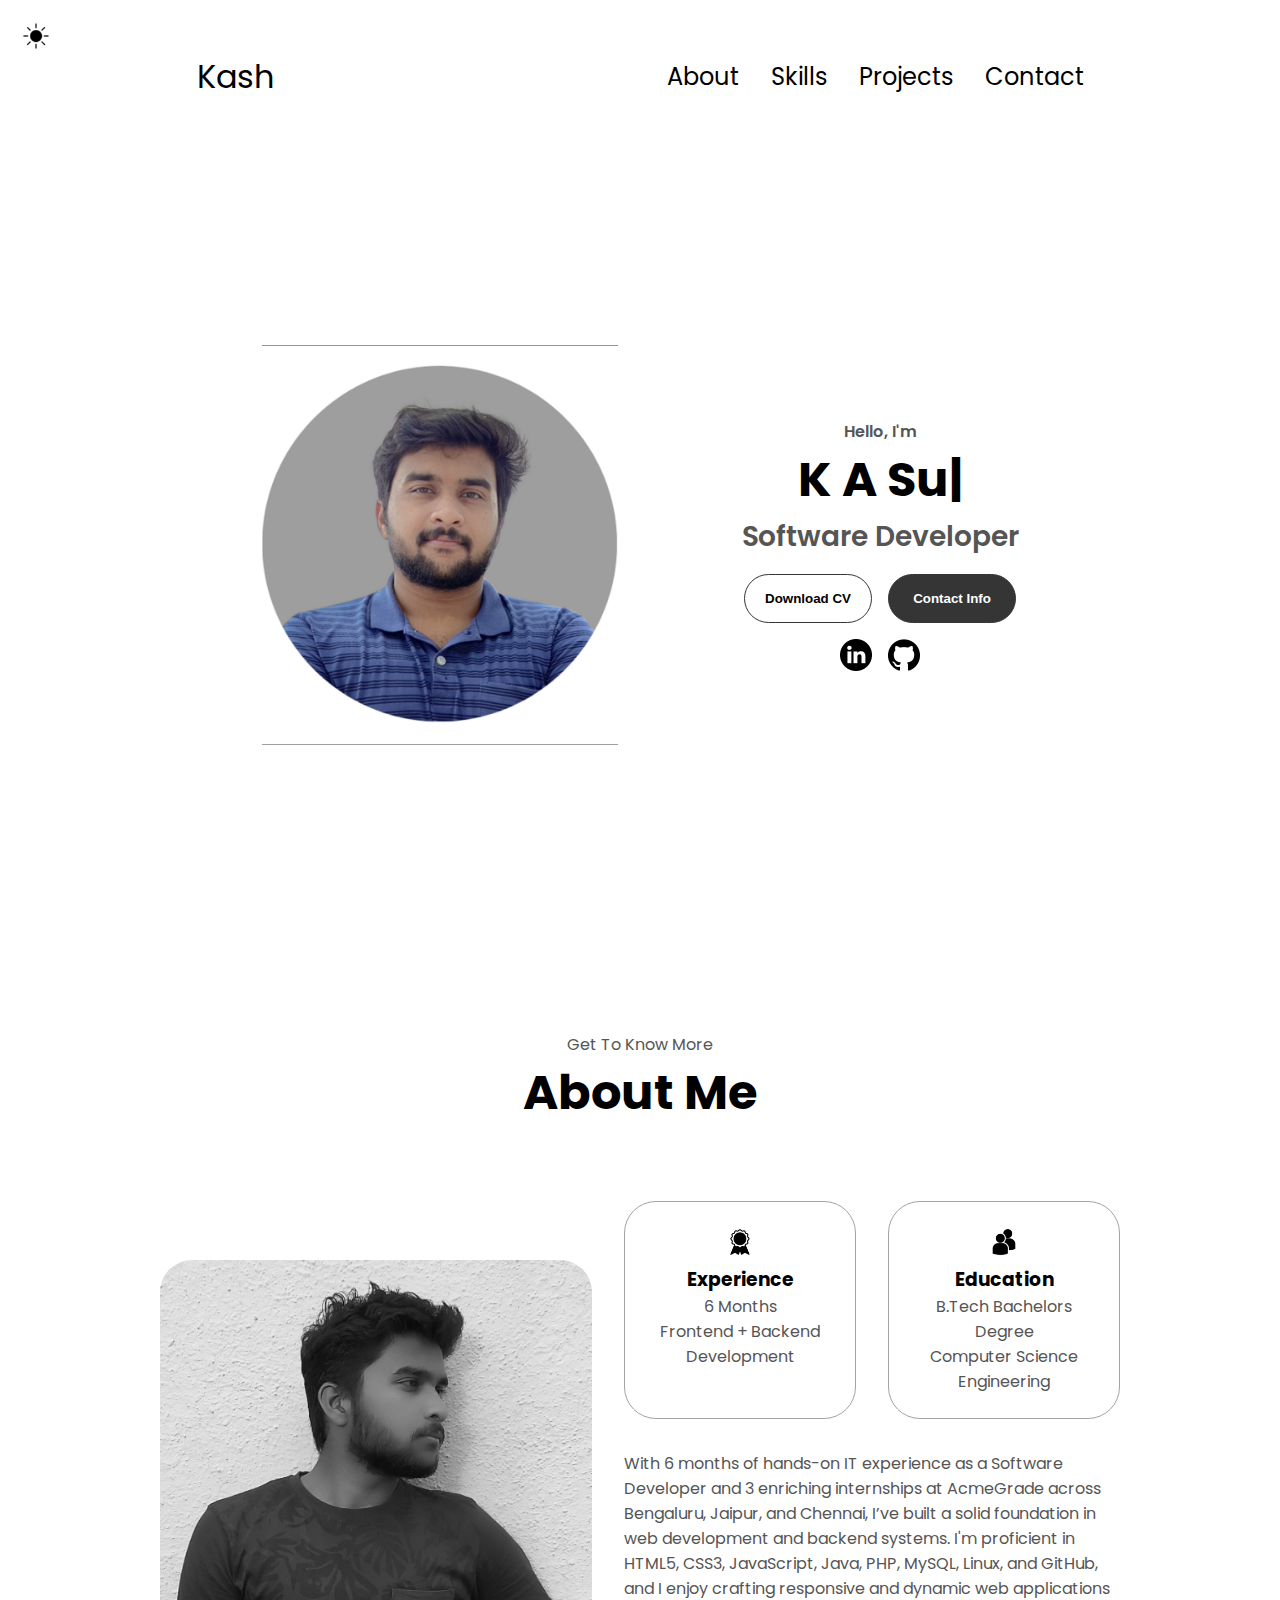
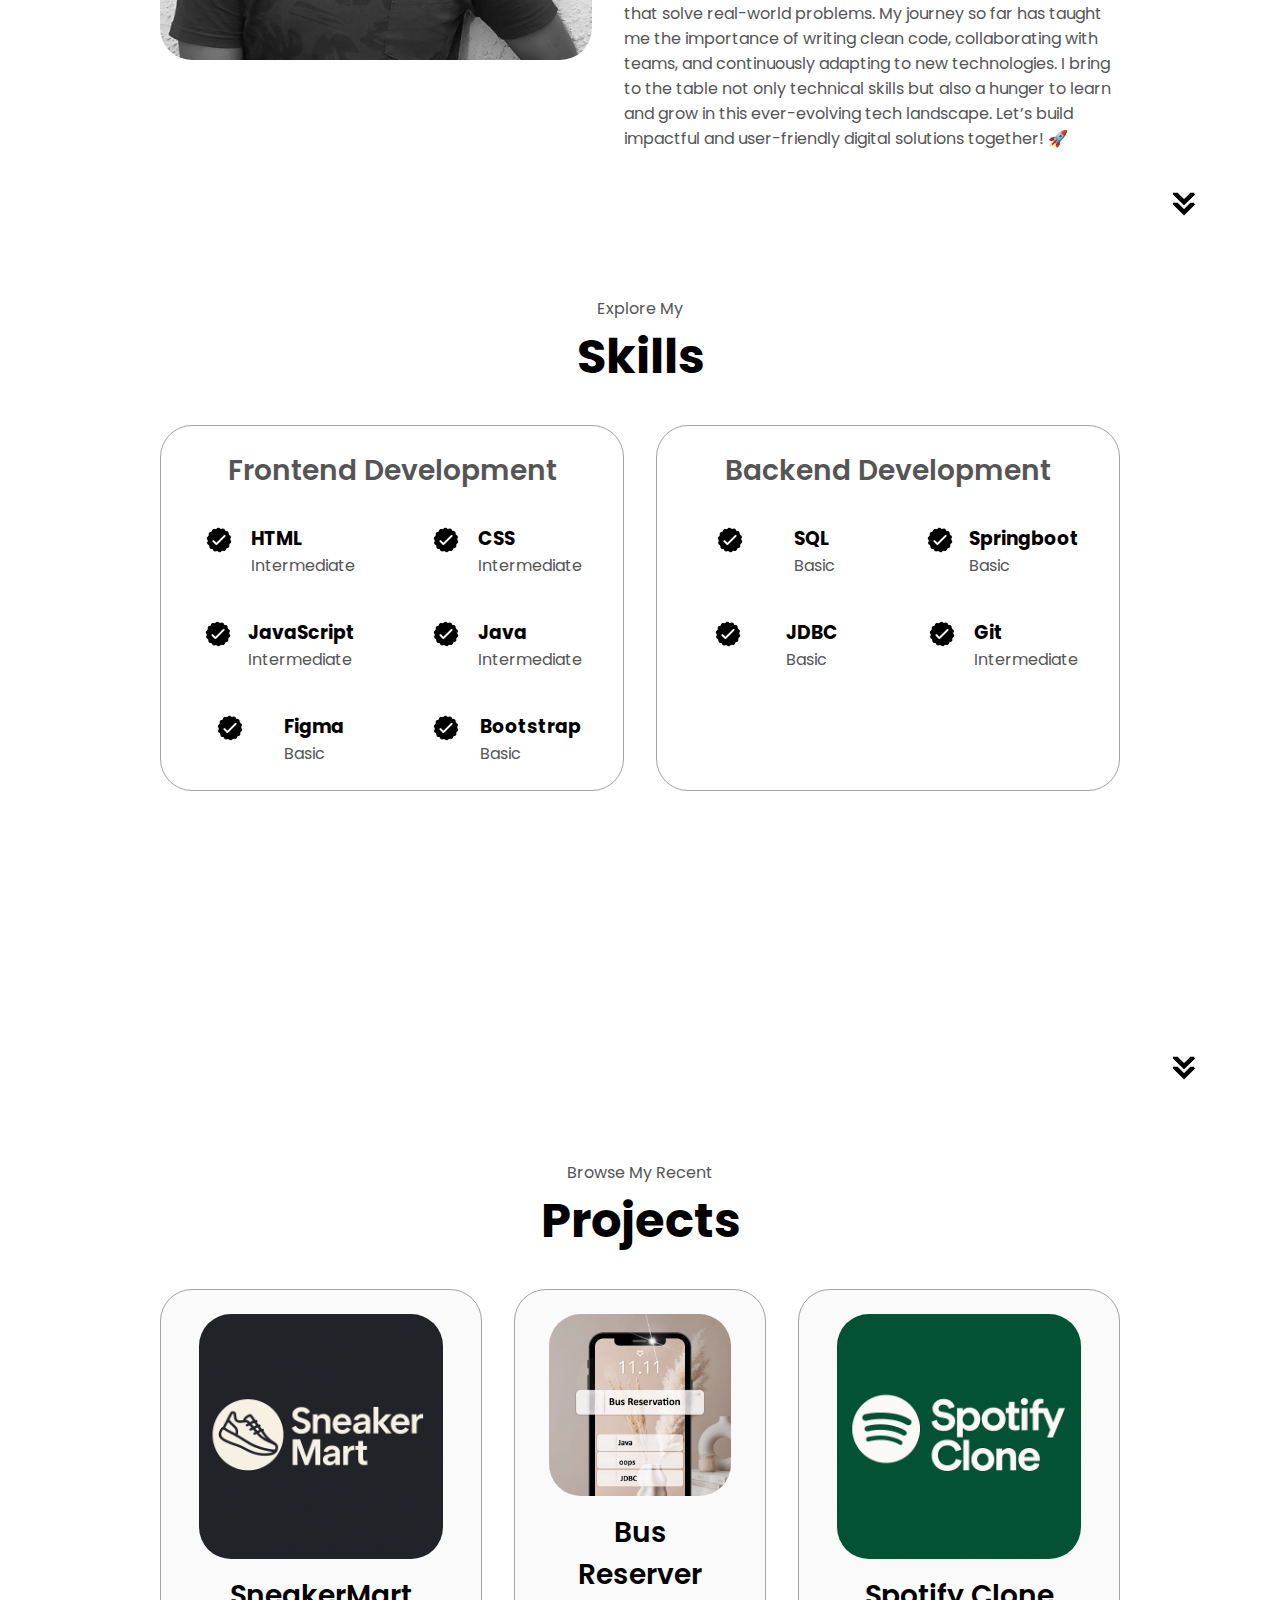
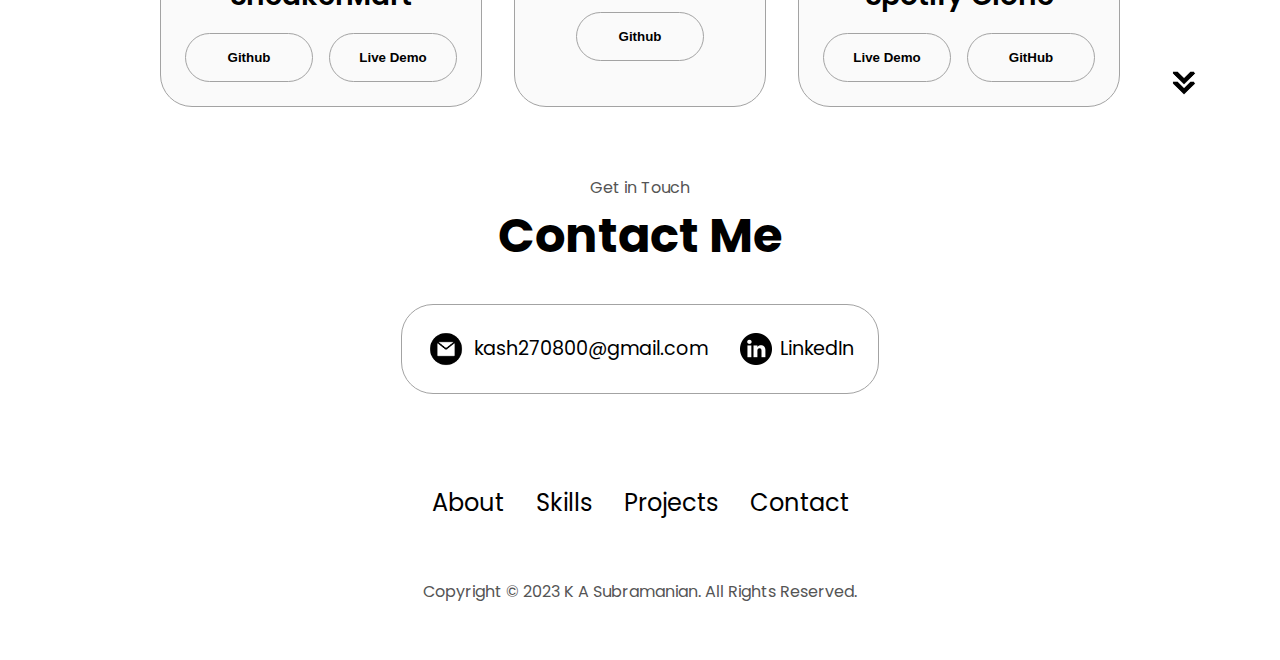
<file: index.html>
<!DOCTYPE html>
<html lang="en">
  <head>
    <meta charset="UTF-8" />
    <meta http-equiv="X-UA-Compatible" content="IE=edge" />
    <meta name="viewport" content="width=device-width, initial-scale=1.0" />
    <title>My Portfolio</title>
    <link rel="stylesheet" href="style.css" />
    <link rel="stylesheet" href="mediaqueries.css" />
  </head>
  <body>
          <!-- Night mode button  -->
    <button class="theme-btn" id="theme-toggle" aria-label="Toggle Theme">
  <img src="/assets/sun.png" id="theme-icon" alt="Toggle theme icon" />
</button>

    
      <!-- Night mode button end  -->
     
    <nav id="desktop-nav">
 
      <div class="logo">Kash</div>
      <div>
        <ul class="nav-links">
          <li><a href="#about">About</a></li>
          <li><a href="#experience">Skills</a></li>
          <li><a href="#projects">Projects</a></li>
          <li><a href="#contact">Contact</a></li>
        </ul>
      </div>
  
    </nav>
    <nav id="hamburger-nav">
      <!-- <div class="logo">Kash</div> -->
      <div class="hamburger-menu">
        <div class="hamburger-icon" onclick="toggleMenu()">
          <span></span>
          <span></span>
          <span></span>
        </div>
        <div class="menu-links">
          <li><a href="#about" onclick="toggleMenu()">About</a></li>
          <li><a href="#experience" onclick="toggleMenu()">Experience</a></li>
          <li><a href="#projects" onclick="toggleMenu()">Projects</a></li>
          <li><a href="#contact" onclick="toggleMenu()">Contact</a></li>
        </div>
      </div>
    </nav>
    <section id="profile">
      <div class="section__pic-container">
        <img id="profile-pic" src="./assets/pp3.PNG" alt="kash  profile picture" />
      </div>
      <div class="section__text">
        <p class="section__text__p1">Hello, I'm</p>
        <h1 class="title" id="typing-name"></h1>
        <p class="section__text__p2">Software Developer</p>
        <div class="btn-container">
          <button
            class="btn btn-color-2"
            onclick="window.open('./assets/KASUBRAMANIAN,B.Tech(2023).(Latest).pdf')"
          >
            Download CV
          </button>
          <button class="btn btn-color-1" onclick="location.href='./#contact'">
            Contact Info
          </button>
        </div>
        <div id="socials-container">
          <img
            src="./assets/linkedin.png"
            alt="My LinkedIn profile"
            class="icon "
            onclick="location.href='https://www.linkedin.com/in/k-a-subramanian-600124241/'"
          />
          <img
            src="./assets/github.png"
            alt="My Github profile"
            class="icon"
            onclick="location.href='https://github.com/kash1903'"
          />
        </div>
      </div>
    </section>
    <section id="about">
      <p class="section__text__p1">Get To Know More</p>
      <h1 class="title">About Me</h1>
      <div class="section-container">
        <div class="section__pic-container">
          <img
            src="./assets/Abpic1.png"
            alt="Profile picture"
            class="about-pic"
          />
        </div>
        <div class="about-details-container">
          <div class="about-containers">
            <div class="details-container">
              <img
                src="./assets/experience.png"
                alt="Experience icon"
                class="icon"
              />
              <h3>Experience</h3>
              <p>6 Months <br />Frontend + Backend Development</p>
            </div>
            <div class="details-container">
              <img
                src="./assets/education.png"
                alt="Education icon"
                class="icon"
              />
              <h3>Education</h3>
              <p>B.Tech Bachelors Degree<br />Computer Science Engineering</p>
            </div>
          </div>
          <div class="text-container">
            <p>
            With 6 months of hands-on IT experience as a Software Developer and 3 enriching internships at AcmeGrade across Bengaluru, Jaipur, and Chennai, I’ve built a solid foundation in web development and backend systems.

I'm proficient in HTML5, CSS3, JavaScript, Java, PHP, MySQL, Linux, and GitHub, and I enjoy crafting responsive and dynamic web applications that solve real-world problems.

My journey so far has taught me the importance of writing clean code, collaborating with teams, and continuously adapting to new technologies. I bring to the table not only technical skills but also a hunger to learn and grow in this ever-evolving tech landscape.

Let’s build impactful and user-friendly digital solutions together! 🚀
            </p>
          </div>
        </div>
      </div>
      <img
        src="./assets/arrow.png"
        alt="Arrow icon"
        class="icon arrow"
        onclick="location.href='./#experience'"
      />
    </section>
    <section id="experience">
      <p class="section__text__p1">Explore My</p>
      <h1 class="title">Skills</h1>
      <div class="experience-details-container">
        <div class="about-containers">
          <div class="details-container">
            <h2 class="experience-sub-title">Frontend Development</h2>
            <div class="article-container">
              <article>
                <img
                  src="./assets/checkmark.png"
                  alt="Experience icon"
                  class="icon"
                />
                <div>
                  <h3>HTML</h3>
                  <p>Intermediate</p>
                </div>
              </article>
              <article>
                <img
                  src="./assets/checkmark.png"
                  alt="Experience icon"
                  class="icon"
                />
                <div>
                  <h3>CSS</h3>
                  <p>Intermediate</p>
                </div>
              </article>
              <article>
                <img
                  src="./assets/checkmark.png"
                  alt="Experience icon"
                  class="icon"
                />
                <div>
                  <h3>JavaScript</h3>
                  <p>Intermediate</p>
                </div>
              </article>
              <article>
                <img
                  src="./assets/checkmark.png"
                  alt="Experience icon"
                  class="icon"
                />
                <div>
                  <h3>Java</h3>
                  <p>Intermediate</p>
                </div>
              </article>
              <article>
                <img
                  src="./assets/checkmark.png"
                  alt="Experience icon"
                  class="icon"
                />
                <div>
                  <h3>Figma</h3>
                  <p>Basic</p>
                </div>
              </article>
              <article>
                <img
                  src="./assets/checkmark.png"
                  alt="Experience icon"
                  class="icon"
                />
                <div>
                  <h3>Bootstrap</h3>
                  <p>Basic</p>
                </div>
              </article>
            </div>
          </div>
          <div class="details-container">
            <h2 class="experience-sub-title">Backend Development</h2>
            <div class="article-container">
              <article>
                <img
                  src="./assets/checkmark.png"
                  alt="Experience icon"
                  class="icon"
                />
                <div>
                  <h3>SQL</h3>
                  <p>Basic</p>
                </div>
              </article>
              <article>
                <img
                  src="./assets/checkmark.png"
                  alt="Experience icon"
                  class="icon"
                />
                <div>
                  <h3>Springboot</h3>
                  <p>Basic</p>
                </div>
              </article>
              <article>
                <img
                  src="./assets/checkmark.png"
                  alt="Experience icon"
                  class="icon"
                />
                <div>
                  <h3>JDBC</h3>
                  <p>Basic</p>
                </div>
              </article>
              <article>
                <img
                  src="./assets/checkmark.png"
                  alt="Experience icon"
                  class="icon"
                />
                <div>
                  <h3>Git</h3>
                  <p>Intermediate</p>
                </div>
              </article>
            </div>
          </div>
        </div>
      </div>
      <img
        src="./assets/arrow.png"
        alt="Arrow icon"
        class="icon arrow"
        onclick="location.href='./#projects'"
      />
    </section>
    <section id="projects">
      <p class="section__text__p1">Browse My Recent</p>
      <h1 class="title">Projects</h1>
      <div class="experience-details-container">
        <div class="about-containers">
          <div class="details-container color-container">
            <div class="article-container">
              <img
                src="./assets/SneakerMart(1).png"
                alt="Project 1"
                class="project-img"
              />
            </div>
            <!-- Second Project  -->
            <h2 class="experience-sub-title project-title">SneakerMart</h2>
            <div class="btn-container">
              <button
                class="btn btn-color-2 project-btn"
                onclick="location.href='https://github.com/kash1903/Ecommerce-Website'"
              >
                Github
              </button>
              <button
                class="btn btn-color-2 project-btn"
                onclick="location.href='https://playful-kashata-ec8dc7.netlify.app/'"
              >
                Live Demo
              </button>
            </div>
          </div>
          <div class="details-container color-container">
            <div class="article-container">
              <img
                src="./assets/PRO 2.png"
                alt="Project 2"
                class="project-img"
              />
            </div>
            <h2 class="experience-sub-title project-title">Bus Reserver</h2>
            <div class="btn-container">
              <button
                class="btn btn-color-2 project-btn"
                onclick="location.href='https://github.com/kash1903/BusReservation-'"
              >
                Github
              </button>
              <!-- <button
                class="btn btn-color-2 project-btn"
                onclick="location.href='https://github.com/'"
              >
                Live Demo
              </button> -->
            </div>
          </div>
          <div class="details-container color-container">
            <div class="article-container">
              <img
                src="./assets/Spotify_Clone.png"
                alt="Project 3"
                class="project-img"
              />
            </div>
            <h2 class="experience-sub-title project-title">Spotify Clone</h2>
            <div class="btn-container">
              <button
                class="btn btn-color-2 project-btn"
                onclick="location.href='https://kash1903.github.io/Spotify_Clone/'"
              >
               Live Demo
              </button>
              <button
                class="btn btn-color-2 project-btn"
                onclick="location.href='https://github.com/kash1903/Spotify_Clone'"
              >
                GitHub
              </button>
            </div>
            <!-- 4th project start -->
      
            <!-- 4th project end  -->
          </div>
        </div>
      </div>
      <img
        src="./assets/arrow.png"
        alt="Arrow icon"
        class="icon arrow"
        onclick="location.href='./#contact'"
      />
    </section>
    <section id="contact">
      <p class="section__text__p1">Get in Touch</p>
      <h1 class="title">Contact Me</h1>
      <div class="contact-info-upper-container">
        <div class="contact-info-container">
          <img
            src="./assets/email.png"
            alt="Email icon"
            class="icon contact-icon email-icon"
          />
          <p><a href="https://mail.google.com/mail/u/0/#inbox?compose=new">kash270800@gmail.com</a></p>
        </div>
        <div class="contact-info-container">
          <img
            src="./assets/linkedin.png"
            alt="LinkedIn icon"
            class="icon contact-icon"
          />
          <p><a href="https://www.linkedin.com/in/k-a-subramanian-600124241/">LinkedIn</a></p>
        </div>
      </div>
    </section>
    <footer>
      <nav>
        <div class="nav-links-container">
          <ul class="nav-links">
            <li><a href="#about">About</a></li>
            <li><a href="#experience">Skills</a></li>
            <li><a href="#projects">Projects</a></li>
            <li><a href="#contact">Contact</a></li>
          </ul>
        </div>
      </nav>
      <p>Copyright &#169; 2023 K A Subramanian. All Rights Reserved.</p>
    </footer>
    <script src="script.js"></script>
  </body>
</html>
</file>
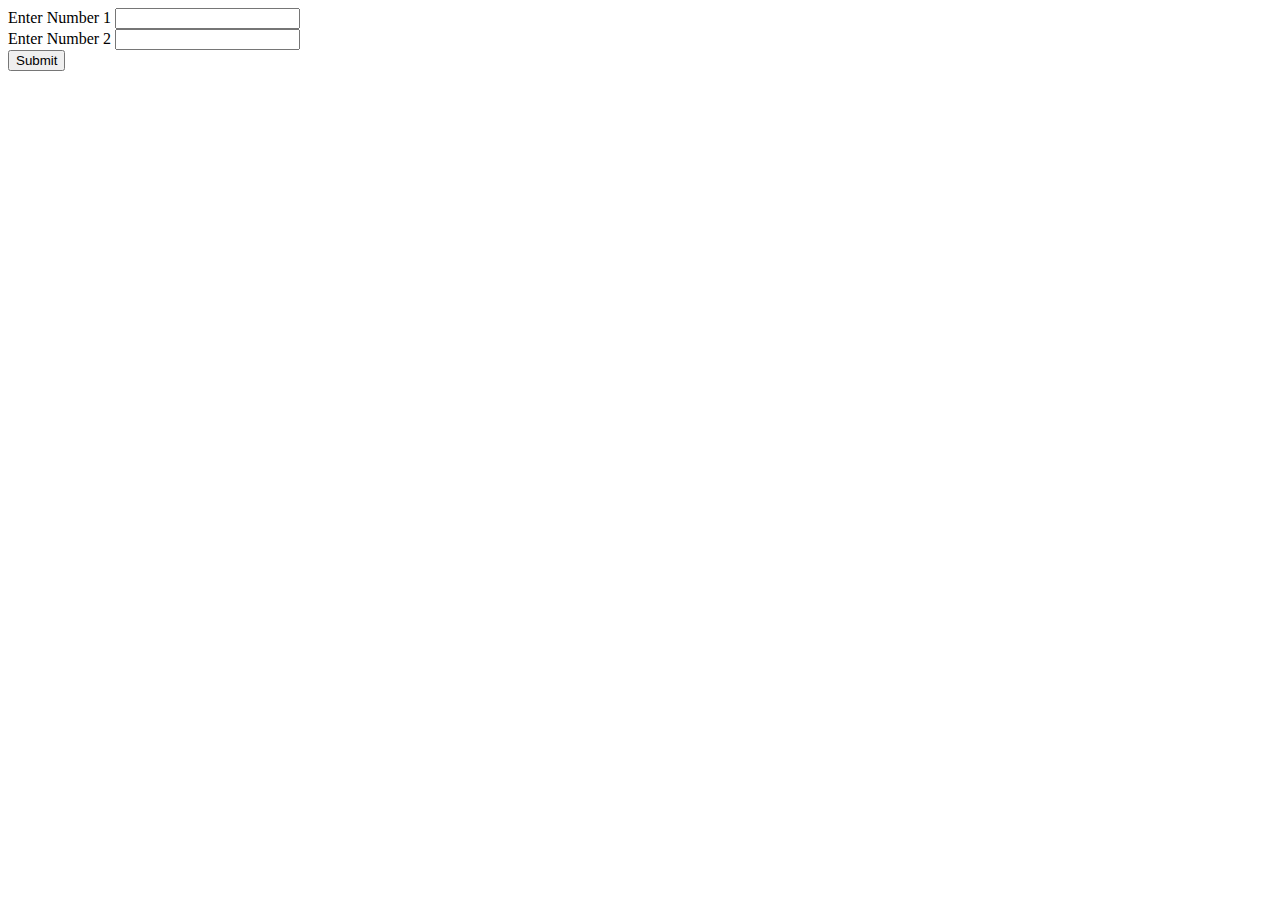
<file: demo/index.html>
<!DOCTYPE html>
<html lang="en">
<head>
    <meta charset="UTF-8">
    
    <title>Document</title>
</head>
<body>
    <form action="">
 Enter Number 1   <input type="text" name="num1"> <br>
 Enter Number 2   <input type="text" name="num2"> <br>
 <input type="submit">
</form>
</body>
</html>
</file>
<file: style.css>
/* GENERAL */

@import url("https://fonts.googleapis.com/css2?family=Poppins:wght@300;400;500;600&display=swap");

* {
  margin: 0;
  padding: 0;
}

body {
  font-family: "Poppins", sans-serif;
}

html {
  scroll-behavior: smooth;
}

p {
  color: rgb(85, 85, 85);
}

/* TRANSITION */

a,
.btn {
  transition: all 300ms ease;
}

/* DESKTOP NAV */

nav,
.nav-links {
  display: flex;
}

nav {
  justify-content: space-around;
  align-items: center;
  height: 17vh;
}

.nav-links {
  gap: 2rem;
  list-style: none;
  font-size: 1.5rem;
}

a {
  color: black;
  text-decoration: none;
  text-decoration-color: white;
}

a:hover {
  color: grey;
  text-decoration: underline;
  text-underline-offset: 1rem;
  text-decoration-color: rgb(181, 181, 181);
}

.logo {
  font-size: 2rem;
} 

.logo:hover {
  cursor: default;
}

/* HAMBURGER MENU */
/* 
#hamburger-nav {
  display: none;

 
} */

#hamburger-nav {
  display: none;
  justify-content: flex-end;  /* Moves hamburger icon to right */
  align-items: center;
  padding: 1rem 2rem;
}




.hamburger-menu {
  position: relative;
  display: inline-block;
  
}

.hamburger-icon {
  display: flex;
  flex-direction: column;
  justify-content: space-between;
  height: 24px;
  width: 30px;
  cursor: pointer;
}

.hamburger-icon span {
  width: 100%;
  height: 2px;
  background-color: black;
  transition: all 0.3 ease-in-out;
}

.menu-links {
  position: absolute;
  top: 100%;
  right: 0;
  background-color: white;
  width: fit-content;
  max-height: 0;
  overflow: hidden;
  transition: all 0.3 ease-in-out;
}

.menu-links a {
  display: block;
  padding: 10px;
  text-align: center;
  font-size: 1.5rem;
  color: black;
  text-decoration: none;
  transition: all 0.3 ease-in-out;
}

.menu-links li {
  list-style: none;
}

.menu-links.open {
  max-height: 300px;
}

.hamburger-icon.open span:first-child {
  transform: rotate(45deg) translate(10px, 5px);
}

.hamburger-icon.open span:nth-child(2) {
  opacity: 0;
}

.hamburger-icon.open span:last-child {
  transform: rotate(-45deg) translate(10px, -5px);
}

.hamburger-icon span:first-child {
  transform: none;
}

.hamburger-icon span:first-child {
  opacity: 1;
}

.hamburger-icon span:first-child {
  transform: none;
}

/* SECTIONS */

section {
  padding-top: 4vh;
  height: 96vh;
  margin: 0 10rem;
  box-sizing: border-box;
  min-height: fit-content;
}

.section-container {
  display: flex;
}

/* PROFILE SECTION */

#profile {
  display: flex;
  justify-content: center;
  gap: 5rem;
  height: 80vh;
}

.section__pic-container {
  display: flex;
  height: 400px;
  width: 400px;
  margin: auto 0;
}

.section__text {
  align-self: center;
  text-align: center;
}

.section__text p {
  font-weight: 600;
}

.section__text__p1 {
  text-align: center;
}

.section__text__p2 {
  font-size: 1.75rem;
  margin-bottom: 1rem;
}

.title {
  font-size: 3rem;
  text-align: center;
}

#socials-container {
  display: flex;
  justify-content: center;
  margin-top: 1rem;
  gap: 1rem;
}

/* ICONS */

.icon {
  filter: invert(0);
  cursor: pointer;
  height: 2rem;
}
.dark-mode .icon {
  filter: invert(1);
}

/* BUTTONS */

.btn-container {
  display: flex;
  justify-content: center;
  gap: 1rem;
}

.btn {
  font-weight: 600;
  transition: all 300ms ease;
  padding: 1rem;
  width: 8rem;
  border-radius: 2rem;
}

.btn-color-1,
.btn-color-2 {
  border: rgb(53, 53, 53) 0.1rem solid;
}

.btn-color-1:hover,
.btn-color-2:hover {
  cursor: pointer;
}

.btn-color-1,
.btn-color-2:hover {
  background: rgb(53, 53, 53);
  color: white;
}

.btn-color-1:hover {
  background: rgb(0, 0, 0);
}

.btn-color-2 {
  background: none;
}

.btn-color-2:hover {
  border: rgb(255, 255, 255) 0.1rem solid;
}

.btn-container {
  gap: 1rem;
}

/* ABOUT SECTION */

#about {
  position: relative;
}

.about-containers {
  gap: 2rem;
  margin-bottom: 2rem;
  margin-top: 2rem;
}

.about-details-container {
  justify-content: center;
  flex-direction: column;
}

.about-containers,
.about-details-container {
  display: flex;
}

.about-pic {
  border-radius: 2rem;
}

.arrow {
  position: absolute;
  right: -5rem;
  bottom: 2.5rem;
}

.details-container {
  padding: 1.5rem;
  flex: 1;
  background: white;
  border-radius: 2rem;
  border: rgb(53, 53, 53) 0.1rem solid;
  border-color: rgb(163, 163, 163);
  text-align: center;
}

.section-container {
  gap: 4rem;
  height: 80%;
}

.section__pic-container {
  height: 400px;
  width: 400px;
  margin: auto 0;
}

/* EXPERIENCE SECTION */

#experience {
  position: relative;
}

.experience-sub-title {
  color: rgb(85, 85, 85);
  font-weight: 600;
  font-size: 1.75rem;
  margin-bottom: 2rem;
}

.experience-details-container {
  display: flex;
  justify-content: center;
  flex-direction: column;
}

.article-container {
  display: flex;
  text-align: initial;
  flex-wrap: wrap;
  flex-direction: row;
  gap: 2.5rem;
  justify-content: space-around;
}

article {
  display: flex;
  width: 10rem;
  justify-content: space-around;
  gap: 0.5rem;
}

article .icon {
  cursor: default;
}

/* PROJECTS SECTION */

#projects {
  position: relative;
}

.color-container {
  border-color: rgb(163, 163, 163);
  background: rgb(250, 250, 250);
}

.project-img {
  border-radius: 2rem;
  width: 90%;
  height: 90%;
}

.project-title {
  margin: 1rem;
  color: black;
}

.project-btn {
  color: black;
  border-color: rgb(163, 163, 163);
}

/* CONTACT */

#contact {
  display: flex;
  justify-content: center;
  flex-direction: column;
  height: 70vh;
}

.contact-info-upper-container {
  display: flex;
  justify-content: center;
  border-radius: 2rem;
  border: rgb(53, 53, 53) 0.1rem solid;
  border-color: rgb(163, 163, 163);
  background: (250, 250, 250);
  margin: 2rem auto;
  padding: 0.5rem;
}

.contact-info-container {
  display: flex;
  align-items: center;
  justify-content: center;
  gap: 0.5rem;
  margin: 1rem;
}

.contact-info-container p {
  font-size: larger;
}

.contact-icon {
  cursor: default;
}

.email-icon {
  height: 2.5rem;
}

/* FOOTER SECTION */

footer {
  height: 26vh;
  margin: 0 1rem;
}

footer p {
  text-align: center;
}

/* 🌙 Dark Mode Fixes */
.dark-mode {
  background-color: #121212;
  color: #ffffff;
}

/* General text */
.dark-mode p,
.dark-mode .experience-sub-title,
.dark-mode .project-title,
.dark-mode a,
.dark-mode .menu-links a,
.dark-mode footer p {
  color: #ffffff !important;
}

/* Buttons */
.dark-mode .btn-color-1,
.dark-mode .btn-color-2 {
  background: #333;
  color: white;
  border-color: white;
}

.dark-mode .btn-color-1:hover,
.dark-mode .btn-color-2:hover {
  background: white;
  color: black;
}

/* Cards and Containers */
.dark-mode .details-container,
.dark-mode .color-container,
.dark-mode .contact-info-upper-container,
.dark-mode .menu-links {
  background-color: #1e1e1e;
  color: #ffffff;
  border-color: #444;
}

/* Hamburger menu lines */
.dark-mode .hamburger-icon span {
  background-color: white;
}

/* Project buttons */
.dark-mode .project-btn {
  color: white;
  border-color: #aaa;
}


/* Night mode button  */

/* Toggle container */
.theme-toggle {
  position: fixed;
  top: 1rem;
  right: 1rem;
  z-index: 999;
}

/* Hide actual checkbox */
.theme-toggle input {
  display: none;
}

/* Label as the toggle track */
.toggle-label {
  width: 50px;
  height: 30px;
  background: #e0e0e0;
  border-radius: 50px;
  display: flex;
  align-items: center;
  justify-content: space-between;
  cursor: pointer;
  position: relative;
  padding: 0 5px;
  box-shadow: 0 0 5px rgba(0,0,0,0.2);
  transition:  0.3s;
}

/* The ball that moves */
.toggle-ball {
  position: absolute;
  top: 3px;
  left: 3px;
  width: 24px;
  height: 24px;
  background: white;
  border-radius: 50%;
  transition: transform 0.3s ease;
  z-index: 2;
}

/* Icons inside */
.icon {
  font-size: 16px;
  z-index: 1;
}

/* When dark mode is active */
input:checked + .toggle-label {
  background: #333;
}

input:checked + .toggle-label .toggle-ball {
  transform: translateX(30px);
}

/* Dark mode button responsiveness  */
/* Default (Desktop) */
/* 🌞 Theme Button Base */
.theme-btn {
  position: fixed;
  top: 1rem;
  left: 1rem;
  width: 40px;
  height: 40px;
  padding: 5px;
  border: none;
  background-color: transparent;
  cursor: pointer;
  z-index: 9999;
  transition: all 0.3s ease-in-out;
}

.theme-btn img {
  width: 100%;
  height: 100%;
  transition: transform 0.3s ease;
}

#typing-name::after {
  content: "|";
  animation: blink 0.7s infinite;
  color: black;
}

@keyframes blink {
  0%, 100% { opacity: 1; }
  50% { opacity: 0; }
}
</file>
<file: mediaqueries.css>
@media screen and (max-width: 1400px) {
  #profile {
    height: 83vh;
    margin-bottom: 6rem;
  }
  .about-containers {
    flex-wrap: wrap;
  }
  #contact,
  #projects {
    height: fit-content;
  }
}

@media screen and (max-width: 1200px) {
  #desktop-nav {
    display: none;
  }
  #hamburger-nav {
    display: flex;
    
  }
  #experience,
  .experience-details-container {
    margin-top: 2rem;
  }
  #profile,
  .section-container {
    display: block;
  }
  .arrow {
    display: none;
  }
  section,
  .section-container {
    height: fit-content;
  }
  section {
    margin: 0 5%;
  }
  .section__pic-container {
    width: 275px;
    height: 275px;
    margin: 0 auto 2rem;
  }
  .about-containers {
    margin-top: 0;
  }
}

@media screen and (max-width: 600px) {
  #contact,
  footer {
    height: 40vh;
  }
  #profile {
    height: 83vh;
    margin-bottom: 0;
  }
  article {
    font-size: 1rem;
  }
  footer nav {
    height: fit-content;
    margin-bottom: 2rem;
  }
  .about-containers,
  .contact-info-upper-container,
  .btn-container {
    flex-wrap: wrap;
  }
  .contact-info-container {
    margin: 0;
  }
  .contact-info-container p,
  .nav-links li a {
    font-size: 1rem;
  }
  .experience-sub-title {
    font-size: 1.25rem;
  }
  .logo {
    font-size: 1.5rem;
  }
  .nav-links {
    flex-direction: column;
    gap: 0.5rem;
    text-align: center;
  }
  .section__pic-container {
    width: auto;
    height: 46vw;
    justify-content: center;
  }
  .section__text__p2 {
    font-size: 1.25rem;
  }
  .title {
    font-size: 2rem;
  }
  .text-container {
    text-align: justify;
  }
}

/* 🌙 Small Screens: Move to bottom-left */
@media (max-width: 400px) {
  .theme-btn {
    top: 1;
    bottom: 5rem;
    left: 1rem;
    transform: scale(0.9);
  }
}
</file>
